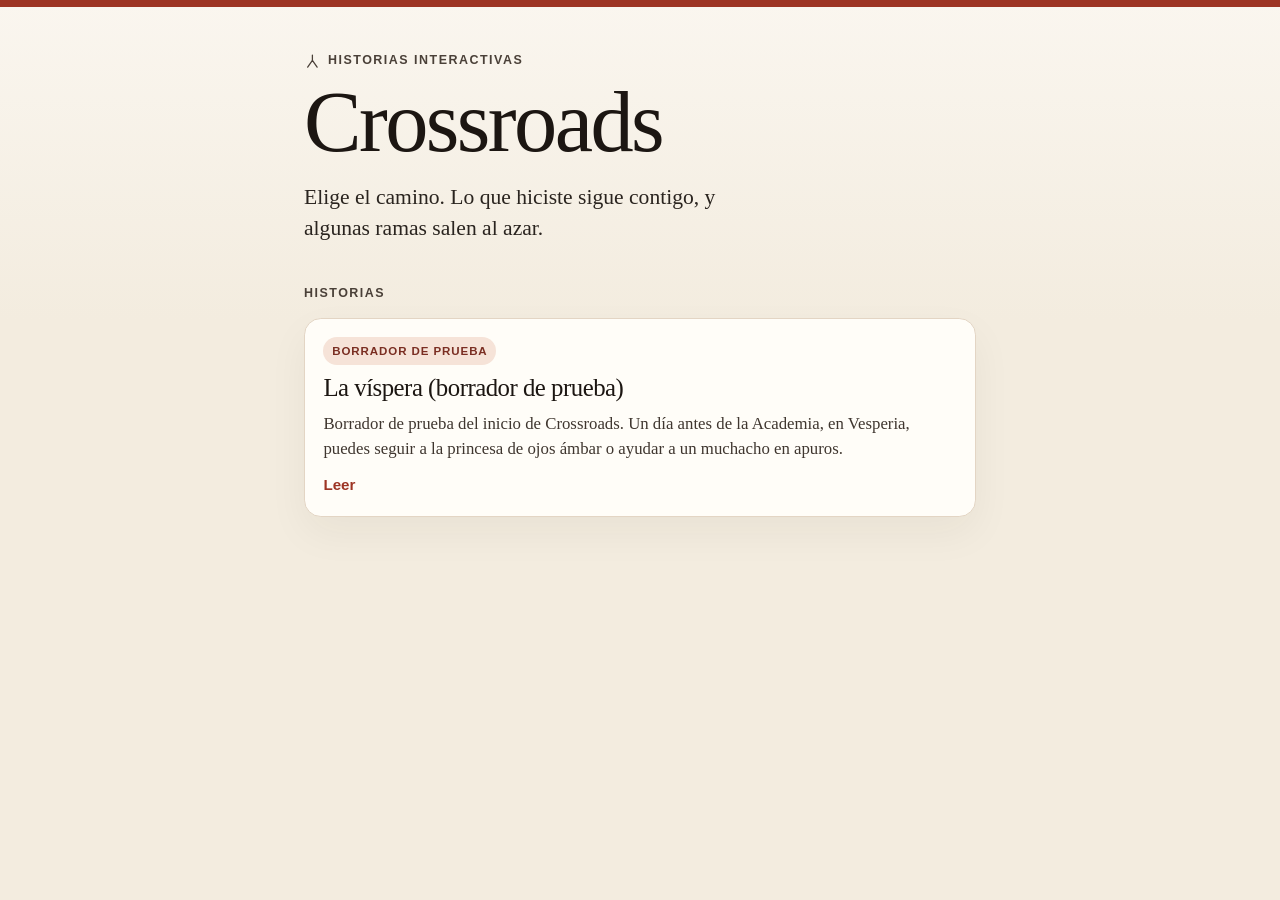
<file: index.html>
<!doctype html>
<html lang="es">
<head>
  <meta charset="utf-8">
  <meta name="viewport" content="width=device-width, initial-scale=1">
  <title>Crossroads — historias interactivas</title>
  <meta name="description" content="Crossroads es un sitio de historias interactivas en español. Eliges el rumbo y lo que decides acompaña el resto del camino.">
  <meta name="color-scheme" content="light">
  <meta name="theme-color" content="#f3ecdf">
  <link rel="icon" href="/favicon.svg" type="image/svg+xml">
  <link rel="stylesheet" href="/css/estilos.css">
</head>
<body>
  <main class="pagina">
    <header class="porta">
      <p class="marca">
        <svg class="senal" width="18" height="18" viewBox="0 0 32 32" aria-hidden="true" focusable="false">
          <path d="M16 4v10M16 14 7 27M16 14l9 13" fill="none" stroke="currentColor" stroke-width="2.4" stroke-linecap="round" stroke-linejoin="round"/>
        </svg>
        Historias interactivas
      </p>
      <h1>Crossroads</h1>
      <p class="entradilla">Elige el camino. Lo que hiciste sigue contigo, y algunas ramas salen al azar.</p>
    </header>
    <section class="catalogo" aria-labelledby="historias-titulo">
      <h2 id="historias-titulo" class="seccion-titulo">Historias</h2>
      <div id="lista" class="lista">
        <p>Cargando historias…</p>
      </div>
      <noscript><p class="aviso">Activa JavaScript para ver las historias.</p></noscript>
    </section>
  </main>
  <script type="module" src="/js/inicio.js"></script>
</body>
</html>
</file>
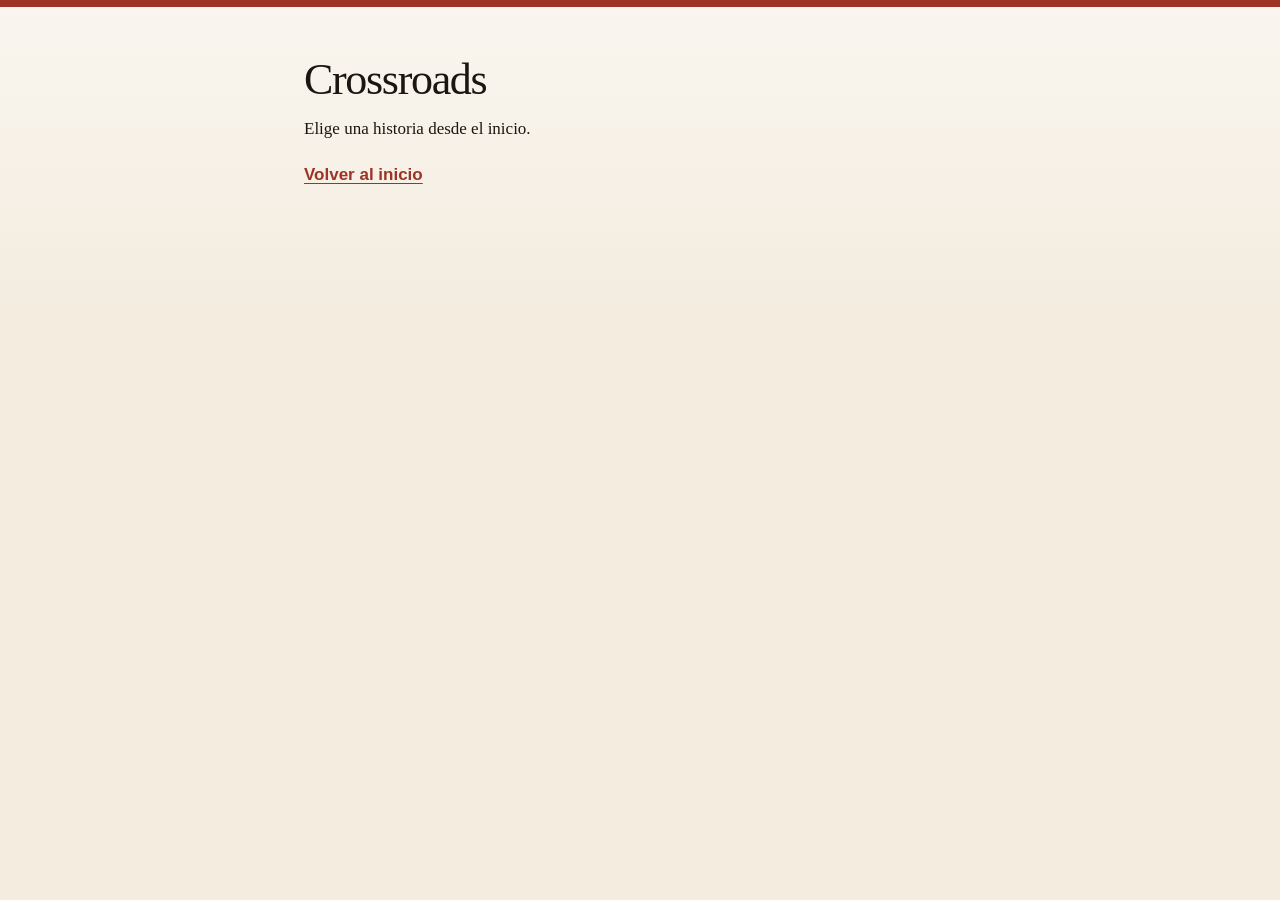
<file: leer/index.html>
<!doctype html>
<html lang="es">
<head>
  <meta charset="utf-8">
  <meta name="viewport" content="width=device-width, initial-scale=1">
  <title>Historia — Crossroads</title>
  <meta name="description" content="Lee una historia interactiva en Crossroads.">
  <meta name="color-scheme" content="light">
  <meta name="theme-color" content="#f3ecdf">
  <link rel="icon" href="/favicon.svg" type="image/svg+xml">
  <link rel="stylesheet" href="/css/estilos.css">
</head>
<body>
  <main class="pagina" id="app">
    <h1>Historia</h1>
    <p class="aviso">Cargando…</p>
  </main>
  <noscript><p class="pagina aviso">Activa JavaScript para leer la historia.</p></noscript>
  <script type="module" src="/js/jugar.js"></script>
</body>
</html>
</file>
<file: css/estilos.css>
:root {
  --tinta: #1c1612;
  --papel: #f3ecdf;
  --papel-claro: #fffdf8;
  --linea: #e3d5c4;
  --arcilla: #9d3424;
  --arcilla-suave: #f6e3d8;
  --suave: #4a4038;
  --sans: Inter, "Liberation Sans", "Segoe UI", system-ui, sans-serif;
  --serif: "Liberation Serif", Palatino, "Palatino Linotype", Georgia, serif;
}

*,
*::before,
*::after {
  box-sizing: border-box;
}

html {
  -webkit-text-size-adjust: 100%;
  text-size-adjust: 100%;
}

body {
  margin: 0;
  min-height: 100dvh;
  color: var(--tinta);
  background-color: var(--papel);
  background-image: linear-gradient(180deg, #faf6ef 0, var(--papel) 20rem);
  box-shadow: inset 0 7px 0 var(--arcilla);
  font-family: var(--serif);
  font-size: 1.0625rem;
  line-height: 1.6;
}

h1,
h2,
h3,
p,
ul,
figure {
  margin: 0;
}

img,
svg {
  display: block;
  max-width: 100%;
}

button,
a {
  -webkit-tap-highlight-color: transparent;
}

a {
  color: inherit;
}

:focus-visible {
  outline: 2px solid var(--arcilla);
  outline-offset: 3px;
}

::selection {
  background: #f0c7b8;
}

.pagina {
  width: min(40rem, calc(100% - 2rem));
  margin-inline: auto;
  padding-top: 1.6rem;
  padding-bottom: 3rem;
}

.marca,
.seccion-titulo,
.volver,
.etiqueta,
.numero,
.marca-final,
.accion,
.cierre button,
.cierre a,
.enlace-texto {
  font-family: var(--sans);
}

.marca {
  display: flex;
  align-items: center;
  gap: 0.45rem;
  color: var(--suave);
  font-size: 0.78rem;
  font-weight: 600;
  letter-spacing: 0.12em;
  text-transform: uppercase;
}

.senal {
  width: 1.05rem;
  height: 1.05rem;
  flex: none;
}

h1 {
  margin-top: 0.35rem;
  font-size: clamp(2rem, 7vw, 2.75rem);
  font-weight: normal;
  letter-spacing: -0.03em;
  line-height: 1.05;
  overflow-wrap: break-word;
}

h1:focus {
  outline: none;
}

.porta h1 {
  font-size: clamp(2.8rem, 12vw, 5.4rem);
}

.entradilla {
  max-width: 28rem;
  margin-top: 0.9rem;
  color: #2a241f;
  font-size: 1.22rem;
  line-height: 1.45;
}

.catalogo {
  margin-top: 2.5rem;
}

.seccion-titulo {
  margin-bottom: 0.85rem;
  color: var(--suave);
  font-size: 0.78rem;
  font-weight: 600;
  letter-spacing: 0.12em;
  text-transform: uppercase;
}

.lista {
  display: grid;
  gap: 0.85rem;
}

.tarjeta {
  display: flex;
  flex-direction: column;
  align-items: flex-start;
  min-width: 0;
  max-width: 100%;
  gap: 0.5rem;
  padding: 1.15rem 1.15rem 1.2rem;
  text-decoration: none;
  background: var(--papel-claro);
  border: 1px solid var(--linea);
  border-radius: 1.05rem;
  box-shadow: 0 16px 40px rgba(48, 32, 18, 0.05);
}

.tarjeta h3 {
  font-size: 1.55rem;
  font-weight: normal;
  letter-spacing: -0.02em;
  line-height: 1.2;
  overflow-wrap: break-word;
}

.resumen {
  color: #3f362f;
  font-size: 1.05rem;
  line-height: 1.5;
}

.accion {
  margin-top: 0.25rem;
  color: var(--arcilla);
  font-size: 0.95rem;
  font-weight: 600;
}

.tarjeta:hover {
  border-color: var(--arcilla);
}

.tarjeta:hover .accion {
  text-decoration: underline;
  text-underline-offset: 0.18em;
}

.etiqueta {
  display: inline-block;
  padding: 0.28rem 0.55rem;
  color: #7a2e22;
  background: var(--arcilla-suave);
  border-radius: 999px;
  font-size: 0.72rem;
  font-weight: 600;
  letter-spacing: 0.08em;
  text-transform: uppercase;
}

.cabecera {
  display: flex;
  flex-wrap: wrap;
  align-items: center;
  justify-content: space-between;
  gap: 0.55rem 0.8rem;
}

.volver {
  display: inline-flex;
  align-items: center;
  color: var(--suave);
  font-size: 0.78rem;
  font-weight: 600;
  letter-spacing: 0.12em;
  text-decoration: none;
  text-transform: uppercase;
}

.volver:hover {
  color: var(--arcilla);
}

figure {
  margin: 1.05rem 0 1.15rem;
  aspect-ratio: 8 / 5;
  overflow: hidden;
  background: #efe4d4;
  border-radius: 0.95rem;
}

figure img {
  width: 100%;
  height: 100%;
  object-fit: contain;
  object-position: center;
  background: #efe4d4;
}

.escena {
  font-size: 1.2rem;
  line-height: 1.65;
  overflow-wrap: break-word;
}

.opciones {
  display: grid;
  gap: 0.65rem;
  margin-top: 1.35rem;
}

.opciones button {
  display: flex;
  align-items: center;
  gap: 0.8rem;
  width: 100%;
  min-height: 3.1rem;
  padding: 0.85rem 1rem;
  color: var(--tinta);
  text-align: left;
  white-space: normal;
  overflow-wrap: break-word;
  background: var(--papel-claro);
  border: 1px solid var(--linea);
  border-radius: 0.9rem;
  font: inherit;
  cursor: pointer;
}

.opciones button:hover {
  border-color: var(--arcilla);
}

.opciones button:disabled {
  cursor: progress;
  opacity: 0.55;
}

.numero {
  flex: none;
  color: var(--arcilla);
  font-size: 0.8rem;
  font-weight: 600;
  letter-spacing: 0.04em;
}

.opciones button span:last-child {
  min-width: 0;
}

.marca-final {
  margin-top: 1.45rem;
  color: var(--arcilla);
  font-size: 0.75rem;
  font-weight: 600;
  letter-spacing: 0.14em;
  text-transform: uppercase;
}

.cierre {
  display: flex;
  flex-wrap: wrap;
  gap: 0.65rem;
  margin-top: 0.75rem;
}

.cierre button,
.cierre a {
  display: inline-flex;
  flex: 1 1 12rem;
  align-items: center;
  justify-content: center;
  min-width: 0;
  min-height: 2.9rem;
  padding: 0.7rem 1rem;
  text-align: center;
  text-decoration: none;
  white-space: normal;
  border-radius: 999px;
  font-size: 1rem;
  font-weight: 600;
  line-height: 1.3;
}

.cierre button {
  color: #f6f1e8;
  background: var(--tinta);
  border: 1px solid var(--tinta);
  cursor: pointer;
}

.cierre a {
  color: var(--tinta);
  background: transparent;
  border: 1px solid #c9bbaa;
}

.cierre button:hover,
.cierre a:hover {
  border-color: var(--arcilla);
}

.aviso {
  margin-top: 0.75rem;
}

.errores {
  margin: 0.8rem 0 0;
  padding-left: 1.2rem;
}

.enlace-texto {
  display: inline-block;
  margin-top: 1.2rem;
  color: var(--arcilla);
  font-weight: 600;
  text-decoration: underline;
  text-underline-offset: 0.18em;
}

@media (min-width: 768px) {
  .pagina {
    width: min(42rem, calc(100% - 4rem));
    padding-top: 3.2rem;
    padding-bottom: 4.5rem;
  }

  .entradilla {
    font-size: 1.35rem;
  }

  .escena {
    font-size: 1.28rem;
  }
}
</file>
